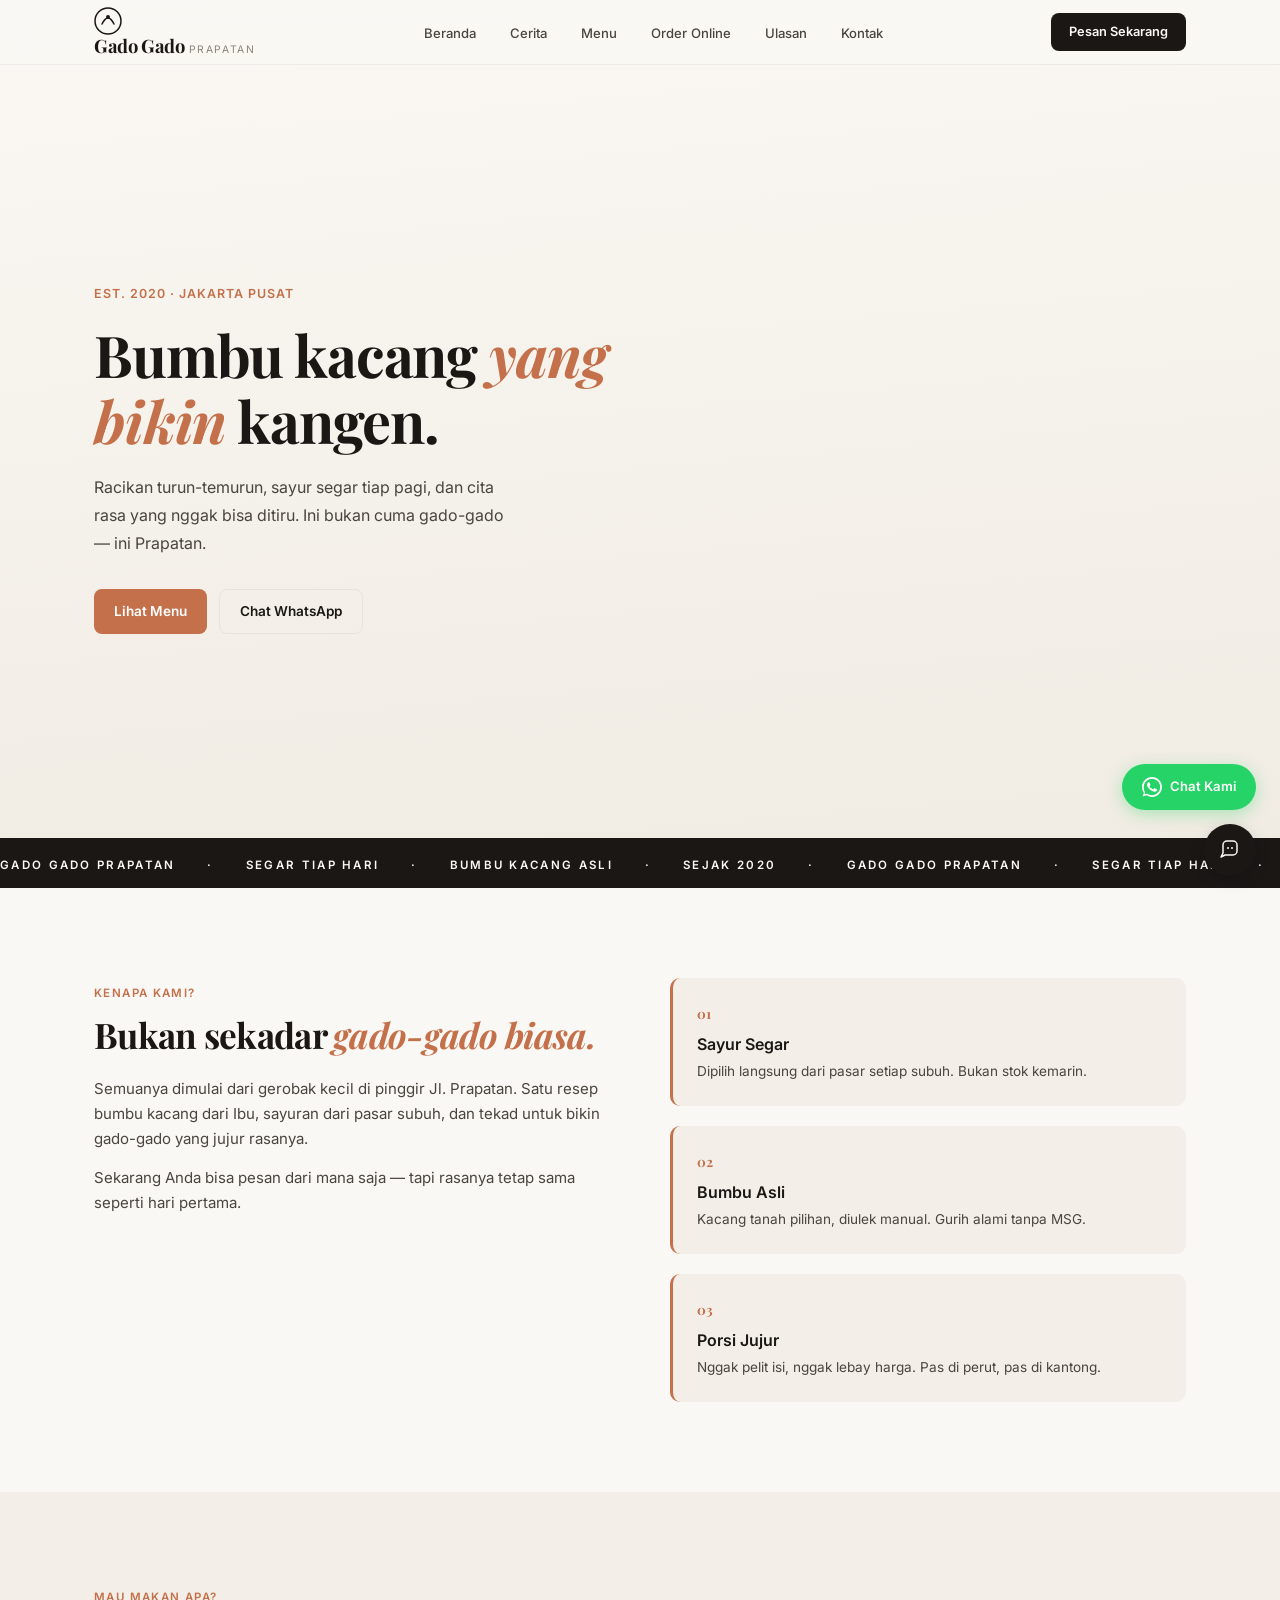
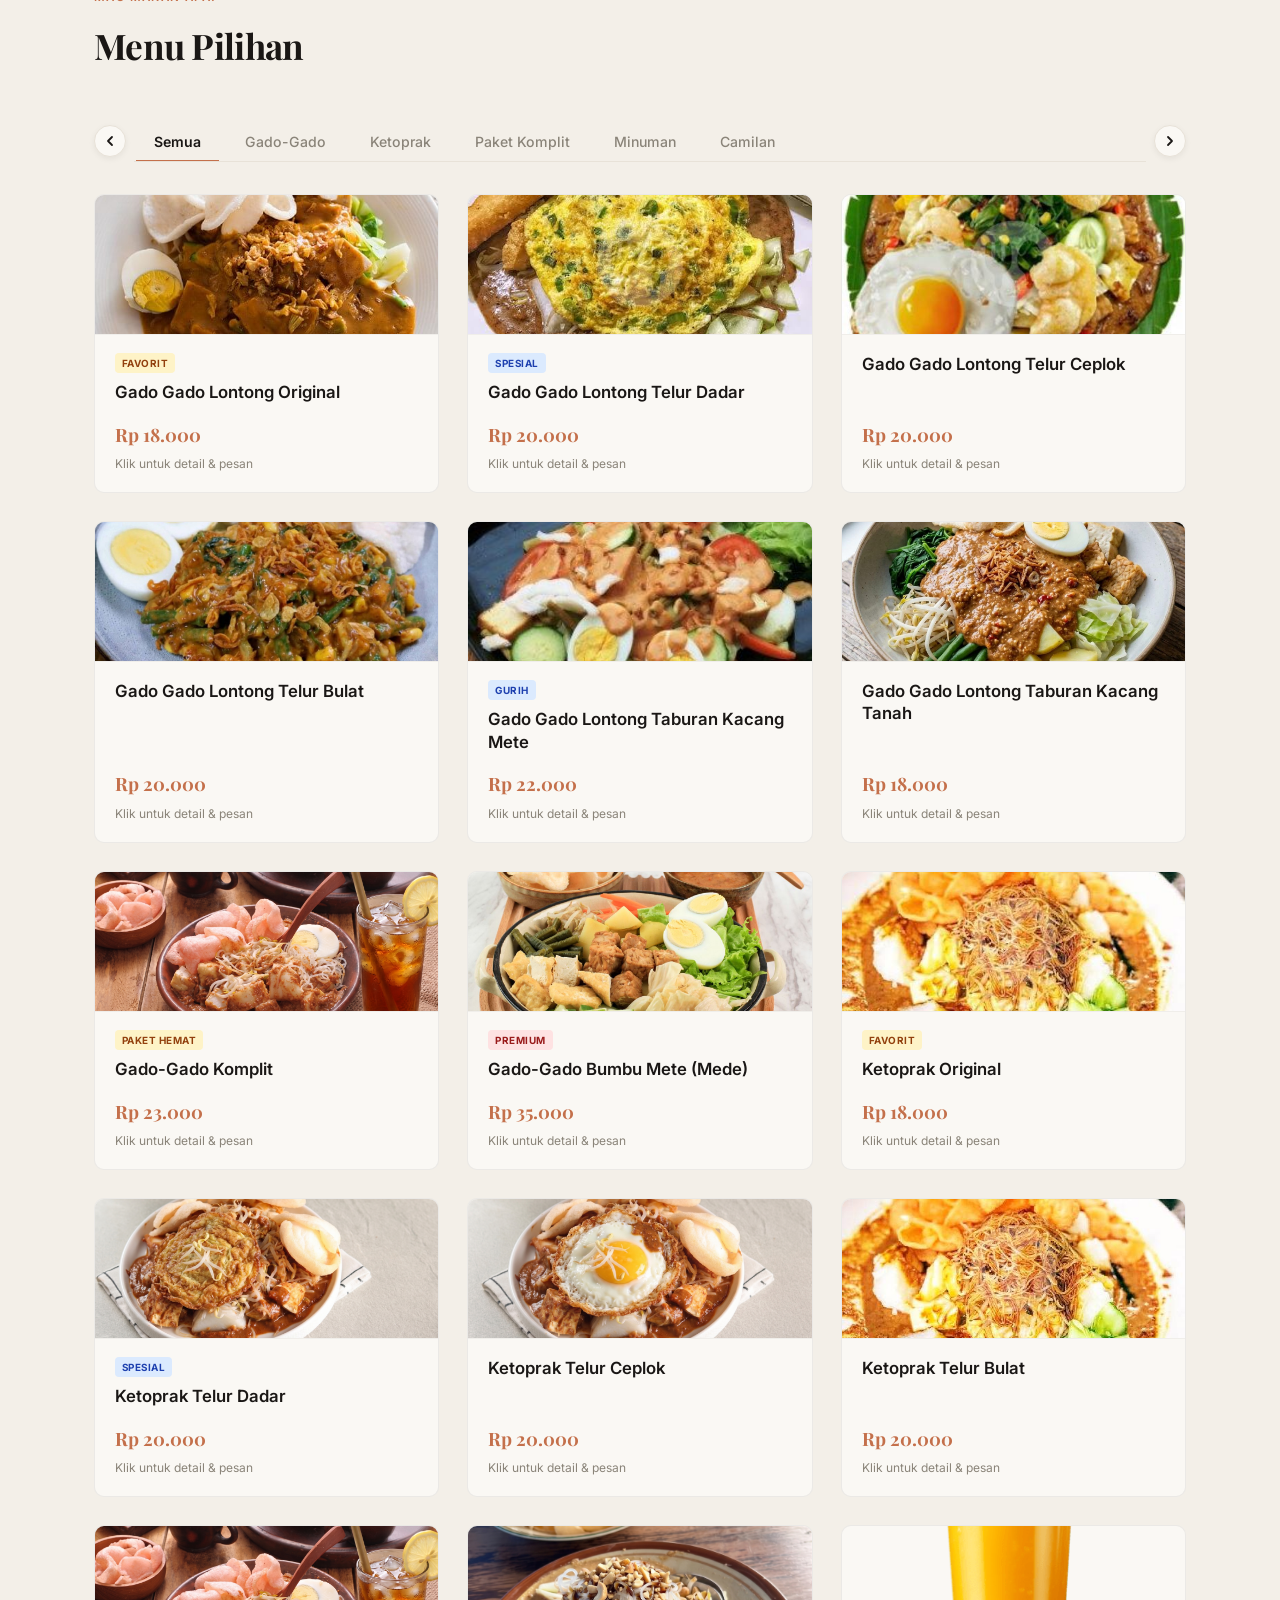
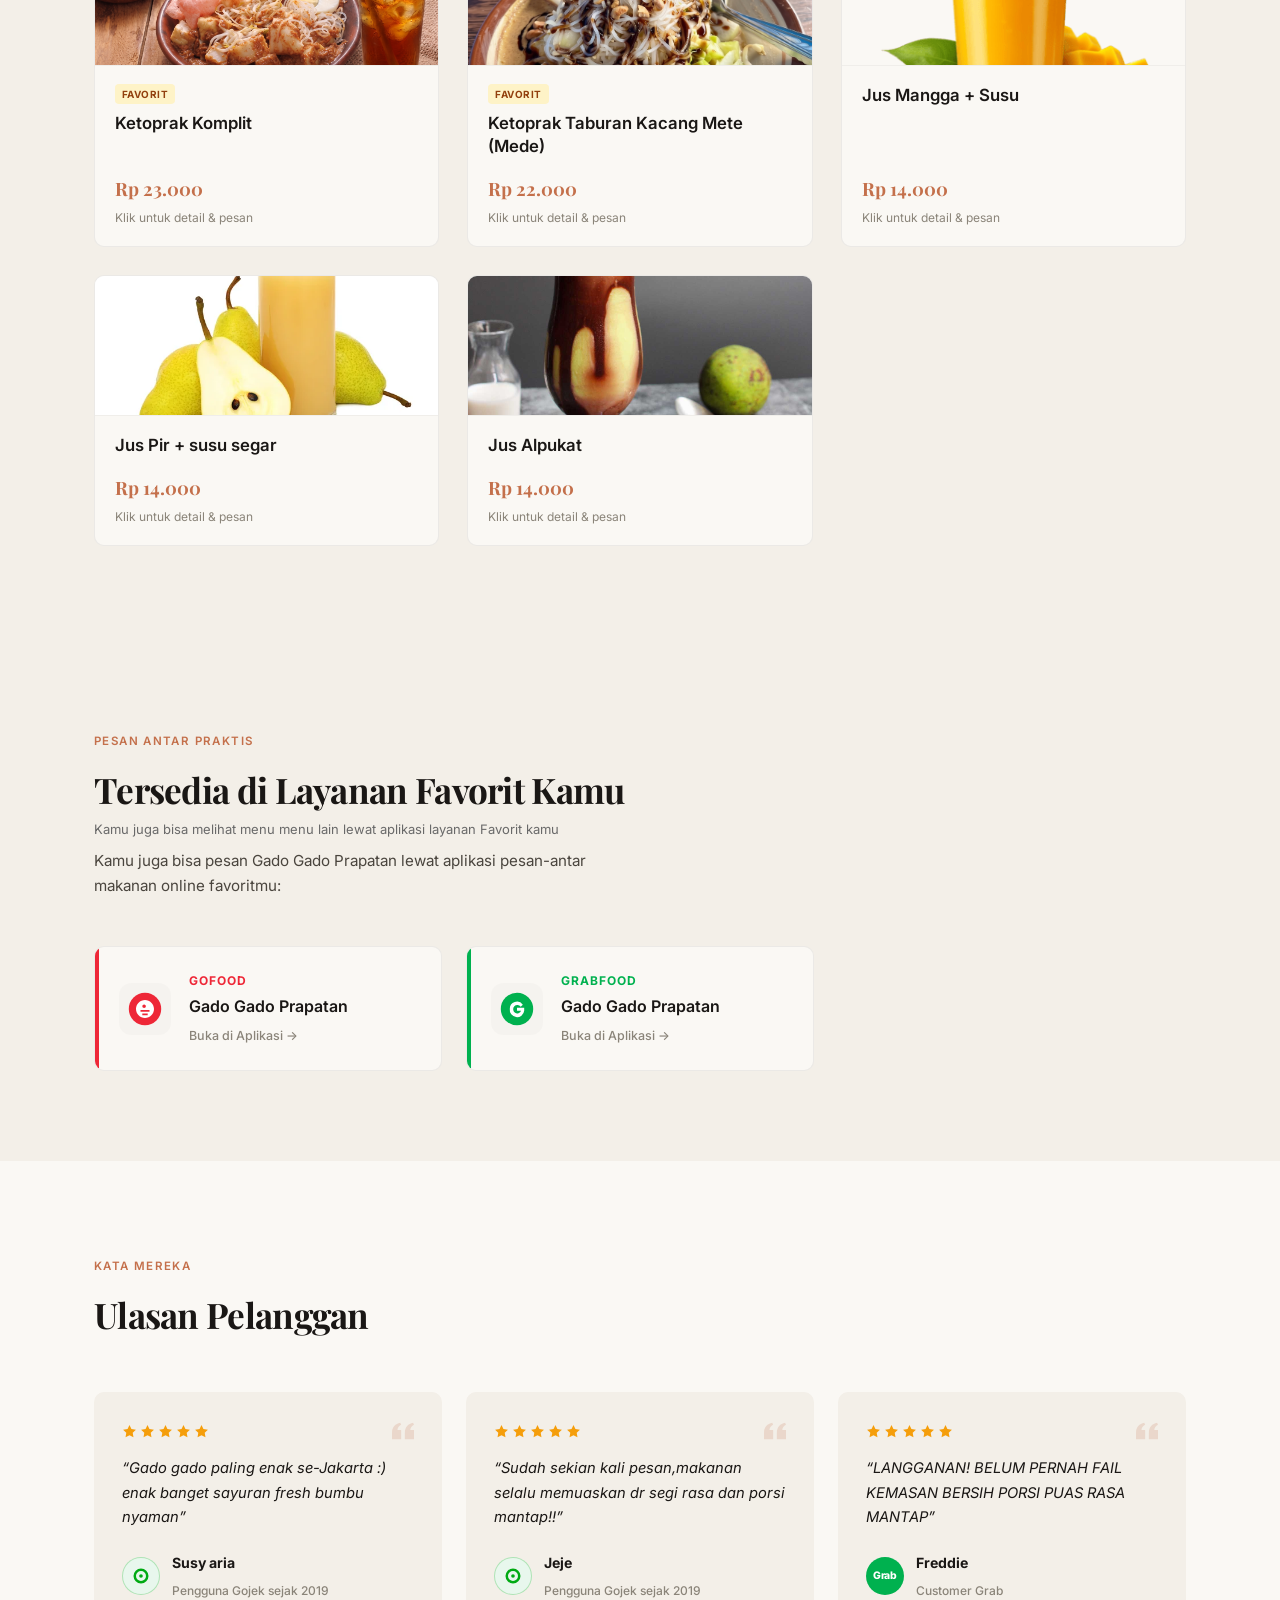
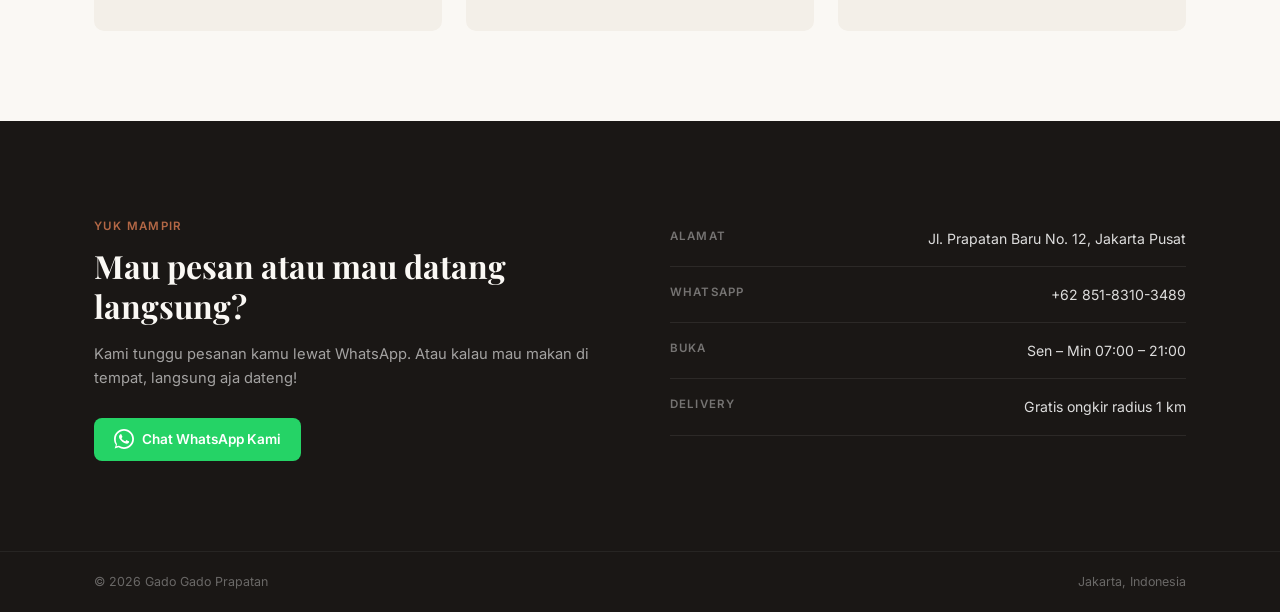
<file: index.html>
<!DOCTYPE html>
<html lang="id">
<head>
    <meta charset="UTF-8">
    <meta name="viewport" content="width=device-width, initial-scale=1.0">

   
    <title>Gado Gado Prapatan Senen | Gado Gado Terdekat Jakarta Pusat</title>

    <meta name="description" content="Cari gado gado terdekat di Jakarta Pusat? Nikmati kelezatan Gado Gado Prapatan Senen. Resep bumbu kacang autentik turun-temurun, sayuran segar tiap hari, dan siap pesan antar via WhatsApp.">
    <meta name="keywords" content="gado gado prapatan, Gado Gado Prapatan, gado gado terdekat, gado gado terdekat dari lokasi, gado gado jakarta pusat, gado gado senen, gado gado enak jakarta pusat, kuliner jakarta pusat, warung gado gado terdekat">
    <meta name="author" content="Gado Gado Prapatan">
    <meta name="robots" content="index, follow">
    <link rel="canonical" href="https://gado-gado-prapatan-senen.vercel.app/">

    <meta name="geo.region" content="ID-JK">
    <meta name="geo.placename" content="Jakarta Pusat">
    <meta name="geo.position" content="-6.18025;106.83575">
    <meta name="ICBM" content="-6.18025, 106.83575">

   
    <meta property="og:type" content="restaurant">
    <meta property="og:title" content="Gado Gado Prapatan Senen - Bumbu Kacang Asli Khas Jakarta Pusat">
    <meta property="og:description" content="Gado gado enak dan segar di Jakarta Pusat. Bumbu kacang racikan asli turun-temurun, pesan antar langsung via WhatsApp.">
    <meta property="og:url" content="https://gado-gado-prapatan-senen.vercel.app/">
    <meta property="og:site_name" content="Gado Gado Prapatan">
    <meta property="og:locale" content="id_ID">


    <script type="application/ld+json">
    {
      "@context": "https://schema.org",
      "@type": "Restaurant",
      "name": "Gado Gado Prapatan",
      "image": "https://gado-gado-prapatan-senen.vercel.app/",
      "url": "https://gado-gado-prapatan-senen.vercel.app/",
      "telephone": "+6285183103489",
      "servesCuisine": "Indonesian",
      "priceRange": "Rp 15.000 - Rp 35.000",
      "address": {
        "@type": "PostalAddress",
        "streetAddress": "Jl. Prapatan Baru No. 12",
        "addressLocality": "Senen",
        "addressRegion": "Jakarta Pusat",
        "postalCode": "10410",
        "addressCountry": "ID"
      },
      "geo": {
        "@type": "GeoCoordinates",
        "latitude": -6.18025,
        "longitude": 106.83575
      },
      "openingHoursSpecification": [
        {
          "@type": "OpeningHoursSpecification",
          "dayOfWeek": ["Monday", "Tuesday", "Wednesday", "Thursday", "Friday", "Saturday", "Sunday"],
          "opens": "07:00",
          "closes": "21:00"
        }
      ]
    }
    </script>

    <link rel="stylesheet" href="style.css">
    <link rel="preconnect" href="https://fonts.googleapis.com">
    <link href="https://fonts.googleapis.com/css2?family=Playfair+Display:ital,wght@0,500;0,700;1,500&family=Inter:wght@300;400;500;600&display=swap" rel="stylesheet">
</head>
<body>

    <!-- Navbar -->
    <nav class="navbar" id="navbar">
        <div class="wrap nav-wrap">
            <a href="#home" class="brand">
                <svg class="brand-logo" width="28" height="28" viewBox="0 0 28 28" fill="none">
                    <circle cx="14" cy="14" r="13" stroke="currentColor" stroke-width="1.5"/>
                    <path d="M8 17c2-4 4-6 6-6s4 2 6 6" stroke="currentColor" stroke-width="1.5" stroke-linecap="round"/>
                    <circle cx="14" cy="10" r="2" fill="currentColor"/>
                </svg>
                <div>
                    <span class="brand-name">Gado Gado</span>
                    <span class="brand-sub">Prapatan</span>
                </div>
            </a>
            <ul class="nav-menu" id="navMenu">
                <li><a href="#home">Beranda</a></li>
                <li><a href="#cerita">Cerita</a></li>
                <li><a href="#menu">Menu</a></li>
                <li><a href="#pesan-online">Order Online</a></li>
                <li><a href="#ulasan">Ulasan</a></li>
                <li><a href="#kontak">Kontak</a></li>
            </ul>
            <a href="https://wa.me/6285183103489" target="_blank" class="nav-cta">Pesan Sekarang</a>
            <button class="burger" id="burger" aria-label="Menu">
                <span></span><span></span>
            </button>
        </div>
    </nav>

    <!-- Hero -->
    <header class="hero" id="home">
        <div class="wrap hero-inner">
            <div class="hero-text">
                <p class="hero-tag">Est. 2020 &middot; Jakarta Pusat</p>
                <h1>Bumbu kacang <em>yang bikin</em> kangen.</h1>
                <p class="hero-p">Racikan turun-temurun, sayur segar tiap pagi, dan cita rasa yang nggak bisa ditiru. Ini bukan cuma gado-gado &mdash; ini Prapatan.</p>
                <div class="hero-btns">
                    <a href="#menu" class="cta">Lihat Menu</a>
                    <a href="https://wa.me/6285183103489?text=Halo%20kak,%20mau%20pesan%20dong!" target="_blank" class="cta cta-ghost">Chat WhatsApp</a>
                </div>
            </div>
            <div class="hero-visual">
                <div class="hero-illust">
                    <svg viewBox="0 0 260 260" fill="none" class="hero-svg">
                        <circle cx="130" cy="130" r="120" fill="#f0ebe2" stroke="#d4c4a8" stroke-width="1.5"/>
                        <ellipse cx="130" cy="150" rx="90" ry="30" fill="#d4c4a8" opacity="0.3"/>
                        <path d="M60 130c10-30 30-50 70-50s60 20 70 50" stroke="#c4704b" stroke-width="2.5" stroke-linecap="round"/>
                        <circle cx="95" cy="115" r="8" fill="#5c6b4f" opacity="0.7"/>
                        <circle cx="135" cy="105" r="6" fill="#c4704b" opacity="0.6"/>
                        <circle cx="160" cy="118" r="7" fill="#8b6f47" opacity="0.6"/>
                        <circle cx="115" cy="100" r="5" fill="#d4a373" opacity="0.7"/>
                        <rect x="80" y="135" width="100" height="3" rx="1.5" fill="#c4704b" opacity="0.3"/>
                    </svg>
                </div>
            </div>
        </div>
        <div class="hero-strip">
            <div class="strip-scroll">
                <span>GADO GADO PRAPATAN</span>
                <span>&middot;</span>
                <span>SEGAR TIAP HARI</span>
                <span>&middot;</span>
                <span>BUMBU KACANG ASLI</span>
                <span>&middot;</span>
                <span>SEJAK 2020</span>
                <span>&middot;</span>
                <span>GADO GADO PRAPATAN</span>
                <span>&middot;</span>
                <span>SEGAR TIAP HARI</span>
                <span>&middot;</span>
                <span>BUMBU KACANG ASLI</span>
                <span>&middot;</span>
                <span>SEJAK 2020</span>
                <span>&middot;</span>
            </div>
        </div>
    </header>

    <!-- Cerita -->
    <section class="sec" id="cerita">
        <div class="wrap">
            <div class="cerita-layout">
                <div class="cerita-left">
                    <span class="label">Kenapa Kami?</span>
                    <h2>Bukan sekadar <em>gado-gado biasa.</em></h2>
                    <p>Semuanya dimulai dari gerobak kecil di pinggir Jl. Prapatan. Satu resep bumbu kacang dari Ibu, sayuran dari pasar subuh, dan tekad untuk bikin gado-gado yang jujur rasanya.</p>
                    <p>Sekarang Anda bisa pesan dari mana saja &mdash; tapi rasanya tetap sama seperti hari pertama.</p>
                </div>
                <div class="cerita-right">
                    <div class="cerita-card">
                        <span class="cerita-num">01</span>
                        <h3>Sayur Segar</h3>
                        <p>Dipilih langsung dari pasar setiap subuh. Bukan stok kemarin.</p>
                    </div>
                    <div class="cerita-card">
                        <span class="cerita-num">02</span>
                        <h3>Bumbu Asli</h3>
                        <p>Kacang tanah pilihan, diulek manual. Gurih alami tanpa MSG.</p>
                    </div>
                    <div class="cerita-card">
                        <span class="cerita-num">03</span>
                        <h3>Porsi Jujur</h3>
                        <p>Nggak pelit isi, nggak lebay harga. Pas di perut, pas di kantong.</p>
                    </div>
                </div>
            </div>
        </div>
    </section>

    <!-- Menu -->
    <section class="sec sec-warm" id="menu">
        <div class="wrap">
            <div class="sec-head">
                <span class="label">Mau Makan Apa?</span>
                <h2>Menu Pilihan</h2>
            </div>

            <div class="tab-roll-container">
                <button class="tab-roll-btn tab-roll-left" id="tabRollLeft" aria-label="Scroll Kiri">
                    <svg width="16" height="16" viewBox="0 0 16 16" fill="none"><path d="M10 12L6 8L10 4" stroke="currentColor" stroke-width="1.8" stroke-linecap="round" stroke-linejoin="round"/></svg>
                </button>
                <div class="tab-bar" id="tabBar">
                    <button class="tab active" data-filter="semua">Semua</button>
                    <button class="tab" data-filter="gado-gado">Gado-Gado</button>
                    <button class="tab" data-filter="ketoprak">Ketoprak</button>
                    <button class="tab" data-filter="paket">Paket Komplit</button>
                    <button class="tab" data-filter="minuman">Minuman</button>
                    <button class="tab" data-filter="camilan">Camilan</button>
                </div>
                <button class="tab-roll-btn tab-roll-right" id="tabRollRight" aria-label="Scroll Kanan">
                    <svg width="16" height="16" viewBox="0 0 16 16" fill="none"><path d="M6 4L10 8L6 12" stroke="currentColor" stroke-width="1.8" stroke-linecap="round" stroke-linejoin="round"/></svg>
                </button>
            </div>

            <div class="menu-grid" id="menuGrid">

                <!-- 1: Gado gado lontong original -->
                <div class="mc" data-cat="gado-gado"
                     data-name="Gado Gado Lontong Original" data-price="18000"
                     data-desc="Gado gado lontong original dengan sayuran segar serta telur separuh."
                     data-info="Porsi pas &middot; Telur separuh (setengah) &middot; Bumbu kacang khas">
                    <div class="mc-img">
                        <img src="image/gadogado-telur separuh.jpg" alt="Gado Gado Lontong Original" loading="lazy">
                    </div>
                    <div class="mc-body">
                        <span class="mc-tag tag-best">Favorit</span>
                        <h3>Gado Gado Lontong Original</h3>
                        <p class="mc-price">Rp 18.000</p>
                        <span class="mc-hint">Klik untuk detail &amp; pesan</span>
                    </div>
                </div>

                <!-- 2: Gado gado lontong telur dadar -->
                <div class="mc" data-cat="gado-gado"
                     data-name="Gado Gado Lontong Telur Dadar" data-price="20000"
                     data-desc="Gado gado lontong original dengan sayuran segar serta telur dadar gurih yang renyah di pinggirnya."
                     data-info="Telur dadar gurih &middot; Sayuran segar pilihan &middot; Lontong pulen">
                    <div class="mc-img">
                        <img src="image/telur dadar.jpeg" alt="Gado Gado Lontong Telur Dadar" loading="lazy">
                    </div>
                    <div class="mc-body">
                        <span class="mc-tag tag-new">Spesial</span>
                        <h3>Gado Gado Lontong Telur Dadar</h3>
                        <p class="mc-price">Rp 20.000</p>
                        <span class="mc-hint">Klik untuk detail &amp; pesan</span>
                    </div>
                </div>

                <!-- 3: Gado gado lontong telur ceplok -->
                <div class="mc" data-cat="gado-gado"
                     data-name="Gado Gado Lontong Telur Ceplok" data-price="20000"
                     data-desc="Gado gado lontong original dengan sayuran segar serta telur ceplok (mata sapi) hangat."
                     data-info="Telur ceplok hangat &middot; Bumbu kacang melimpah &middot; Kerupuk gurih">
                    <div class="mc-img">
                        <img src="image/ceplok1.jpeg" alt="Gado Gado Lontong Telur Ceplok" loading="lazy">
                    </div>
                    <div class="mc-body">
                        <h3>Gado Gado Lontong Telur Ceplok</h3>
                        <p class="mc-price">Rp 20.000</p>
                        <span class="mc-hint">Klik untuk detail &amp; pesan</span>
                    </div>
                </div>

                <!-- 4: Gado Gado Lontong Telur Bulat -->
                <div class="mc" data-cat="gado-gado"
                     data-name="Gado Gado Lontong Telur Bulat" data-price="20000"
                     data-desc="Gado Gado Lontong Original dengan sayuran segar beserta Telur Bulat (Utuh)."
                     data-info="1 butir telur utuh &middot; Sayuran segar harian &middot; Porsi kenyang">
                    <div class="mc-img">
                        <img src="image/bulat.jpg" alt="Gado Gado Lontong Telur Bulat" loading="lazy">
                    </div>
                    <div class="mc-body">
                        <h3>Gado Gado Lontong Telur Bulat</h3>
                        <p class="mc-price">Rp 20.000</p>
                        <span class="mc-hint">Klik untuk detail &amp; pesan</span>
                    </div>
                </div>

                <!-- 5: Gado Gado Lontong Taburan Kacang Mete -->
                <div class="mc" data-cat="gado-gado"
                     data-name="Gado Gado Lontong Taburan Kacang Mete" data-price="22000"
                     data-desc="Gado gado lontong dengan sayuran segar beserta Taburan Kacang Mete + Telur Setengah."
                     data-info="Ekstra taburan mete &middot; Telur setengah &middot; Gurih &amp; renyah">
                    <div class="mc-img">
                        <img src="image/mete.jpg" alt="Gado Gado Lontong Taburan Kacang Mete" loading="lazy">
                    </div>
                    <div class="mc-body">
                        <span class="mc-tag tag-new">Gurih</span>
                        <h3>Gado Gado Lontong Taburan Kacang Mete</h3>
                        <p class="mc-price">Rp 22.000</p>
                        <span class="mc-hint">Klik untuk detail &amp; pesan</span>
                    </div>
                </div>

                <!-- 6: Gado Gado Lontong Taburan Kacang Tanah -->
                <div class="mc" data-cat="gado-gado"
                     data-name="Gado Gado Lontong Taburan Kacang Tanah" data-price="18000"
                     data-desc="Gado Gado Lontong Original dengan sayuran segar beserta Taburan Kacang Tanah + Telur Setengah."
                     data-info="Taburan kacang tanah sangrai &middot; Telur setengah &middot; Autentik">
                    <div class="mc-img">
                        <img src="image/tanah.jpg" alt="Gado Gado Lontong Taburan Kacang Tanah" loading="lazy">
                    </div>
                    <div class="mc-body">
                        <h3>Gado Gado Lontong Taburan Kacang Tanah</h3>
                        <p class="mc-price">Rp 18.000</p>
                        <span class="mc-hint">Klik untuk detail &amp; pesan</span>
                    </div>
                </div>

                <!-- 7: Gado-Gado Komplit -->
                <div class="mc" data-cat="paket"
                     data-name="Gado-Gado Komplit" data-price="23000"
                     data-desc="Paket Lengkap! Gado Gado Lontong + Telur Separuh (Setengah) + Es Teh Manis."
                     data-info="Paket hemat lengkap &middot; Termasuk Es Teh Manis &middot; Siap santap">
                    <div class="mc-img">
                        <img src="image/ketoprak/komplit.png" alt="Gado-Gado Komplit" loading="lazy">
                    </div>
                    <div class="mc-body">
                        <span class="mc-tag tag-best">Paket Hemat</span>
                        <h3>Gado-Gado Komplit</h3>
                        <p class="mc-price">Rp 23.000</p>
                        <span class="mc-hint">Klik untuk detail &amp; pesan</span>
                    </div>
                </div>

                <!-- 8: Gado-Gado Bumbu Mete (Mede) -->
                <div class="mc" data-cat="gado-gado"
                     data-name="Gado-Gado Bumbu Mete (Mede)" data-price="35000"
                     data-desc="Gado Gado Sayuran lengkap dengan racikan Bumbu Mede istimewa yang gurih creamy + Telur Separuh (Setengah)."
                     data-info="Premium bumbu mete asli &middot; Rasa gurih khas &middot; Telur separuh">
                    <div class="mc-img">
                        <img src="image/gado-gado.jpg" alt="Gado-Gado Bumbu Mete (Mede)" loading="lazy">
                    </div>
                    <div class="mc-body">
                        <span class="mc-tag tag-hot">Premium</span>
                        <h3>Gado-Gado Bumbu Mete (Mede)</h3>
                        <p class="mc-price">Rp 35.000</p>
                        <span class="mc-hint">Klik untuk detail &amp; pesan</span>
                    </div>
                </div>

                <!-- 9: Ketoprak Original -->
                <div class="mc" data-cat="ketoprak"
                     data-name="Ketoprak Original" data-price="18000"
                     data-desc="Ketoprak dengan sayuran lengkap + Telur Separuh (Setengah)."
                     data-info="Sayuran lengkap &middot; Bihun &amp; tahu &middot; Telur separuh">
                    <div class="mc-img">
                        <img src="image/ketoprak/ori.jpg" alt="Ketoprak Original" loading="lazy">
                    </div>
                    <div class="mc-body">
                        <span class="mc-tag tag-best">Favorit</span>
                        <h3>Ketoprak Original</h3>
                        <p class="mc-price">Rp 18.000</p>
                        <span class="mc-hint">Klik untuk detail &amp; pesan</span>
                    </div>
                </div>

                <!-- 10: Ketoprak Telur Dadar -->
                <div class="mc" data-cat="ketoprak"
                     data-name="Ketoprak Telur Dadar" data-price="20000"
                     data-desc="Ketoprak dengan sayuran lengkap + Telur Dadar."
                     data-info="Telur dadar gurih &middot; Sayuran lengkap &middot; Kerupuk melimpah">
                    <div class="mc-img">
                        <img src="image/ketoprak/dadar.png" alt="Ketoprak Telur Dadar" loading="lazy">
                    </div>
                    <div class="mc-body">
                        <span class="mc-tag tag-new">Spesial</span>
                        <h3>Ketoprak Telur Dadar</h3>
                        <p class="mc-price">Rp 20.000</p>
                        <span class="mc-hint">Klik untuk detail &amp; pesan</span>
                    </div>
                </div>

                <!-- 11: Ketoprak Telur Ceplok -->
                <div class="mc" data-cat="ketoprak"
                     data-name="Ketoprak Telur Ceplok" data-price="20000"
                     data-desc="Ketoprak dengan sayuran lengkap + Telur Ceplok."
                     data-info="Telur ceplok hangat &middot; Bumbu kacang gurih &middot; Sayuran segar">
                    <div class="mc-img">
                        <img src="image/ketoprak/ceplok.png" alt="Ketoprak Telur Ceplok" loading="lazy">
                    </div>
                    <div class="mc-body">
                        <h3>Ketoprak Telur Ceplok</h3>
                        <p class="mc-price">Rp 20.000</p>
                        <span class="mc-hint">Klik untuk detail &amp; pesan</span>
                    </div>
                </div>

                <!-- 12: Ketoprak Telur Bulat -->
                <div class="mc" data-cat="ketoprak"
                     data-name="Ketoprak Telur Bulat" data-price="20000"
                     data-desc="Ketoprak dengan sayuran lengkap + Telur Bulat (Utuh)."
                     data-info="1 butir telur utuh &middot; Porsi kenyang &middot; Bumbu kacang mantap">
                    <div class="mc-img">
                        <img src="image/ketoprak/bulat.jpeg" alt="Ketoprak Telur Bulat" loading="lazy">
                    </div>
                    <div class="mc-body">
                        <h3>Ketoprak Telur Bulat</h3>
                        <p class="mc-price">Rp 20.000</p>
                        <span class="mc-hint">Klik untuk detail &amp; pesan</span>
                    </div>
                </div>

                <!-- 13: Ketoprak Komplit -->
                <div class="mc" data-cat="ketoprak paket"
                     data-name="Ketoprak Komplit" data-price="23000"
                     data-desc="Ketoprak dengan sayuran lengkap + Telur Separuh (Setengah) + Es Teh Manis."
                     data-info="Paket lengkap &middot; Termasuk Es Teh Manis &middot; Telur separuh">
                    <div class="mc-img">
                        <img src="image/ketoprak/komplit.png" alt="Ketoprak Komplit" loading="lazy">
                    </div>
                    <div class="mc-body">
                        <span class="mc-tag tag-best">Favorit</span>
                        <h3>Ketoprak Komplit</h3>
                        <p class="mc-price">Rp 23.000</p>
                        <span class="mc-hint">Klik untuk detail &amp; pesan</span>
                    </div>
                </div>

                <!-- 14: Ketoprak Taburan Kacang Mete (Mede) -->
                <div class="mc" data-cat="ketoprak"
                     data-name="Ketoprak Taburan Kacang Mete (Mede)" data-price="22000"
                     data-desc="Ketoprak dengan sayuran lengkap + Telur Setengah + Taburan Kacang Mete (Mede)."
                     data-info="Taburan kacang mete asli &middot; Telur setengah &middot; Gurih renyah">
                    <div class="mc-img">
                        <img src="image/ketoprak/mete.png" alt="Ketoprak Taburan Kacang Mete (Mede)" loading="lazy">
                    </div>
                    <div class="mc-body">
                        <span class="mc-tag tag-best">Favorit</span>
                        <h3>Ketoprak Taburan Kacang Mete (Mede)</h3>
                        <p class="mc-price">Rp 22.000</p>
                        <span class="mc-hint">Klik untuk detail &amp; pesan</span>
                    </div>
                </div>

                <!-- Minuman: Es Teh Manis -->
                <div class="mc" data-cat="minuman"
                     data-name="Jus Mangga " data-price="14000"
                     data-desc="Jus Buah Mangga asli tanpa sirup buatan. manis dan lezat cocok untuk menemani makan kalian"
                     data-info="Mangga manis dengan campuran susu kental manis ">
                    <div class="mc-img">
                        <img src="/image/jus/mangga.jpg" alt="Jus Mangga " loading="lazy">
                    </div>
                    <div class="mc-body">
                        <h3>Jus Mangga  + Susu </h3>
                        <p class="mc-price">Rp 14.000</p>
                        <span class="mc-hint">Klik untuk detail &amp; pesan</span>
                    </div>
                </div>
                <!---Jus pir -->
                <div class="mc" data-cat="minuman"
                     data-name="Jus Pir  " data-price="14000"
                     data-desc="Jus pir dengan campuran susu yang menghasilkan kesegaran untuk kalian "
                     data-info="Pir manis dengan campuran susu kental manis ">
                    <div class="mc-img">
                        <img src="/image/jus/pirsusu.jpg" alt="Jus Mangga " loading="lazy">
                    </div>
                    <div class="mc-body">
                        <h3>Jus Pir + susu segar  </h3>
                        <p class="mc-price">Rp 14.000</p>
                        <span class="mc-hint">Klik untuk detail &amp; pesan</span>
                    </div>
                </div>
                <!---jus Alpukat -->
                <div class="mc" data-cat="minuman"
                     data-name="Jus Alpukat  " data-price="14000"
                     data-desc="Jus Alpukat  dengan campuran susu yang menghasilkan kesegaran untuk kalian "
                     data-info="Alpukat manis dengan campuran susu kental manis ">
                    <div class="mc-img">
                        <img src="/image/jus/alpukat.jpg" alt="Jus Alpukat  " loading="lazy">
                    </div>
                    <div class="mc-body">
                        <h3>Jus Alpukat </h3>
                        <p class="mc-price">Rp 14.000</p>
                        <span class="mc-hint">Klik untuk detail &amp; pesan</span>
                    </div>
                </div>

            </div>
        </div>
    </section>

    <!-- Product Detail Floating Modal -->
    <div class="pd-overlay" id="pdOverlay">
        <div class="pd-modal" id="pdModal">
            <button class="pd-close" id="pdClose" aria-label="Tutup">
                <svg width="18" height="18" viewBox="0 0 18 18"><line x1="4" y1="4" x2="14" y2="14" stroke="currentColor" stroke-width="1.5" stroke-linecap="round"/><line x1="14" y1="4" x2="4" y2="14" stroke="currentColor" stroke-width="1.5" stroke-linecap="round"/></svg>
            </button>
            <div class="pd-icon" id="pdIcon"></div>
            <div class="pd-content">
                <span class="pd-tag" id="pdTag"></span>
                <h2 id="pdName"></h2>
                <p class="pd-price" id="pdPrice"></p>
                <div class="pd-divider"></div>
                <p class="pd-desc" id="pdDesc"></p>
                <div class="pd-info" id="pdInfo"></div>
                <div class="pd-actions">
                    <div class="pd-qty">
                        <button class="pd-qty-btn" id="pdMinus" aria-label="Kurangi">
                            <svg width="14" height="14" viewBox="0 0 14 14"><line x1="3" y1="7" x2="11" y2="7" stroke="currentColor" stroke-width="1.5" stroke-linecap="round"/></svg>
                        </button>
                        <span id="pdQtyNum">1</span>
                        <button class="pd-qty-btn" id="pdPlus" aria-label="Tambah">
                            <svg width="14" height="14" viewBox="0 0 14 14"><line x1="3" y1="7" x2="11" y2="7" stroke="currentColor" stroke-width="1.5" stroke-linecap="round"/><line x1="7" y1="3" x2="7" y2="11" stroke="currentColor" stroke-width="1.5" stroke-linecap="round"/></svg>
                        </button>
                    </div>
                    <button class="pd-add-btn" id="pdAddBtn">Tambah ke Pesanan</button>
                </div>
            </div>
        </div>
    </div>

    <!-- Order Online / Delivery Platforms -->
    <section class="sec sec-warm" id="pesan-online" style="align-items: center;">
        <div class="wrap">
            <div class="sec-head">
                <span class="label">Pesan Antar Praktis</span>
                <h2>Tersedia di Layanan Favorit Kamu</h2>
                <p style="color: dimgray; font-size: small;">Kamu juga bisa melihat menu menu lain lewat aplikasi layanan Favorit kamu </p>
                <p class="sec-sub">Kamu juga bisa pesan Gado Gado Prapatan lewat aplikasi pesan-antar makanan online favoritmu:</p>
            </div>
            <div class="delivery-grid" style="align-items: center;">
                <!-- GoFood -->
                <a href="https://gofood.co.id/jakarta/restaurant/gado-gado-prapatan-ketoprak-senen-94f191aa-f002-4a90-b7f6-57f20818fdff" target="_blank" class="delivery-card delivery-gofood" rel="noopener">
                    <div class="delivery-icon-wrap">
                        <svg viewBox="0 0 40 40" width="36" height="36" fill="none">
                            <circle cx="20" cy="20" r="18" fill="#EE2737"/>
                            <path d="M20 10c-5.5 0-10 4.5-10 10s4.5 10 10 10 10-4.5 10-10-4.5-10-10-10zm-1 5a2 2 0 110 4 2 2 0 010-4zm-4 6h10v2H15v-2zm2 4h6v2h-6v-2z" fill="#fff"/>
                        </svg>
                    </div>
                    <div class="delivery-info">
                        <span class="delivery-platform">GoFood</span>
                        <h3>Gado Gado Prapatan</h3>
                        <span class="delivery-status">Buka di Aplikasi &rarr;</span>
                    </div>
                </a>

                <!-- GrabFood -->
                <a href="https://food.grab.com/id/id/restaurant/gado-gado-prapatan-senen-delivery/6-C2V2A7LUA7UUEE" target="_blank" class="delivery-card delivery-grabfood" rel="noopener">
                    <div class="delivery-icon-wrap">
                        <svg viewBox="0 0 40 40" width="36" height="36" fill="none">
                            <circle cx="20" cy="20" r="18" fill="#00B14F"/>
                            <path d="M12 20a8 8 0 0114.5-4.8l-2.4 2.4A4.6 4.6 0 1024.6 22h-4.6v-3.4h8v3.4a8 8 0 01-16-2z" fill="#fff"/>
                        </svg>
                    </div>
                    <div class="delivery-info">
                        <span class="delivery-platform">GrabFood</span>
                        <h3>Gado Gado Prapatan</h3>
                        <span class="delivery-status">Buka di Aplikasi &rarr;</span>
                    </div>
                </a>
               
            </div>
        </div>
    </section>

    <!-- Ulasan -->
    <section class="sec" id="ulasan">
        <div class="wrap">
            <div class="sec-head">
                <span class="label">Kata Mereka</span>
                <h2>Ulasan Pelanggan</h2>
            </div>
            <div class="review-track">
                <!-- Review 1: Susy aria (Gojek) -->
                <div class="review-card">
                    <div class="rc-top">
                        <div class="rc-stars">
                            <svg width="15" height="15" viewBox="0 0 14 14" fill="#F59E0B"><path d="M7 1l1.8 3.6L13 5.3l-3 2.9.7 4.1L7 10.4 3.3 12.3l.7-4.1-3-2.9 4.2-.7z"/></svg>
                            <svg width="15" height="15" viewBox="0 0 14 14" fill="#F59E0B"><path d="M7 1l1.8 3.6L13 5.3l-3 2.9.7 4.1L7 10.4 3.3 12.3l.7-4.1-3-2.9 4.2-.7z"/></svg>
                            <svg width="15" height="15" viewBox="0 0 14 14" fill="#F59E0B"><path d="M7 1l1.8 3.6L13 5.3l-3 2.9.7 4.1L7 10.4 3.3 12.3l.7-4.1-3-2.9 4.2-.7z"/></svg>
                            <svg width="15" height="15" viewBox="0 0 14 14" fill="#F59E0B"><path d="M7 1l1.8 3.6L13 5.3l-3 2.9.7 4.1L7 10.4 3.3 12.3l.7-4.1-3-2.9 4.2-.7z"/></svg>
                            <svg width="15" height="15" viewBox="0 0 14 14" fill="#F59E0B"><path d="M7 1l1.8 3.6L13 5.3l-3 2.9.7 4.1L7 10.4 3.3 12.3l.7-4.1-3-2.9 4.2-.7z"/></svg>
                        </div>
                        <svg class="rc-quote-mark" width="22" height="22" viewBox="0 0 24 24" fill="currentColor">
                            <path d="M14.017 21v-7.391c0-5.704 3.731-9.57 8.983-10.609l.995 2.151c-2.432.917-3.995 3.638-3.995 5.849h4v10h-9.983zm-14.017 0v-7.391c0-5.704 3.748-9.57 9-10.609l.996 2.151c-2.433.917-3.996 3.638-3.996 5.849h3.983v10h-9.983z"/>
                        </svg>
                    </div>
                    <blockquote>&ldquo;Gado gado paling enak se-Jakarta :) enak banget sayuran fresh bumbu nyaman&rdquo;</blockquote>
                    <div class="rc-who">
                        <div class="rc-av rc-av-gojek" title="Pengguna Gojek">
                            <svg viewBox="0 0 24 24" width="20" height="20" fill="none">
                                <circle cx="12" cy="12" r="7.5" stroke="#00AA13" stroke-width="3"/>
                                <circle cx="12" cy="12" r="2.2" fill="#00AA13"/>
                            </svg>
                        </div>
                        <div>
                            <strong>Susy aria</strong><br>
                            <small>Pengguna Gojek sejak 2019</small>
                        </div>
                    </div>
                </div>

                <!-- Review 2: Jeje (Gojek) -->
                <div class="review-card">
                    <div class="rc-top">
                        <div class="rc-stars">
                            <svg width="15" height="15" viewBox="0 0 14 14" fill="#F59E0B"><path d="M7 1l1.8 3.6L13 5.3l-3 2.9.7 4.1L7 10.4 3.3 12.3l.7-4.1-3-2.9 4.2-.7z"/></svg>
                            <svg width="15" height="15" viewBox="0 0 14 14" fill="#F59E0B"><path d="M7 1l1.8 3.6L13 5.3l-3 2.9.7 4.1L7 10.4 3.3 12.3l.7-4.1-3-2.9 4.2-.7z"/></svg>
                            <svg width="15" height="15" viewBox="0 0 14 14" fill="#F59E0B"><path d="M7 1l1.8 3.6L13 5.3l-3 2.9.7 4.1L7 10.4 3.3 12.3l.7-4.1-3-2.9 4.2-.7z"/></svg>
                            <svg width="15" height="15" viewBox="0 0 14 14" fill="#F59E0B"><path d="M7 1l1.8 3.6L13 5.3l-3 2.9.7 4.1L7 10.4 3.3 12.3l.7-4.1-3-2.9 4.2-.7z"/></svg>
                            <svg width="15" height="15" viewBox="0 0 14 14" fill="#F59E0B"><path d="M7 1l1.8 3.6L13 5.3l-3 2.9.7 4.1L7 10.4 3.3 12.3l.7-4.1-3-2.9 4.2-.7z"/></svg>
                        </div>
                        <svg class="rc-quote-mark" width="22" height="22" viewBox="0 0 24 24" fill="currentColor">
                            <path d="M14.017 21v-7.391c0-5.704 3.731-9.57 8.983-10.609l.995 2.151c-2.432.917-3.995 3.638-3.995 5.849h4v10h-9.983zm-14.017 0v-7.391c0-5.704 3.748-9.57 9-10.609l.996 2.151c-2.433.917-3.996 3.638-3.996 5.849h3.983v10h-9.983z"/>
                        </svg>
                    </div>
                    <blockquote>&ldquo;Sudah sekian kali pesan,makanan selalu memuaskan dr segi rasa dan porsi mantap!!&rdquo;</blockquote>
                    <div class="rc-who">
                        <div class="rc-av rc-av-gojek" title="Pengguna Gojek">
                            <svg viewBox="0 0 24 24" width="20" height="20" fill="none">
                                <circle cx="12" cy="12" r="7.5" stroke="#00AA13" stroke-width="3"/>
                                <circle cx="12" cy="12" r="2.2" fill="#00AA13"/>
                            </svg>
                        </div>
                        <div>
                            <strong>Jeje</strong><br>
                            <small>Pengguna Gojek sejak 2019</small>
                        </div>
                    </div>
                </div>

                <!-- Review 3: Freddie (Grab) -->
                <div class="review-card">
                    <div class="rc-top">
                        <div class="rc-stars">
                            <svg width="15" height="15" viewBox="0 0 14 14" fill="#F59E0B"><path d="M7 1l1.8 3.6L13 5.3l-3 2.9.7 4.1L7 10.4 3.3 12.3l.7-4.1-3-2.9 4.2-.7z"/></svg>
                            <svg width="15" height="15" viewBox="0 0 14 14" fill="#F59E0B"><path d="M7 1l1.8 3.6L13 5.3l-3 2.9.7 4.1L7 10.4 3.3 12.3l.7-4.1-3-2.9 4.2-.7z"/></svg>
                            <svg width="15" height="15" viewBox="0 0 14 14" fill="#F59E0B"><path d="M7 1l1.8 3.6L13 5.3l-3 2.9.7 4.1L7 10.4 3.3 12.3l.7-4.1-3-2.9 4.2-.7z"/></svg>
                            <svg width="15" height="15" viewBox="0 0 14 14" fill="#F59E0B"><path d="M7 1l1.8 3.6L13 5.3l-3 2.9.7 4.1L7 10.4 3.3 12.3l.7-4.1-3-2.9 4.2-.7z"/></svg>
                            <svg width="15" height="15" viewBox="0 0 14 14" fill="#F59E0B"><path d="M7 1l1.8 3.6L13 5.3l-3 2.9.7 4.1L7 10.4 3.3 12.3l.7-4.1-3-2.9 4.2-.7z"/></svg>
                        </div>
                        <svg class="rc-quote-mark" width="22" height="22" viewBox="0 0 24 24" fill="currentColor">
                            <path d="M14.017 21v-7.391c0-5.704 3.731-9.57 8.983-10.609l.995 2.151c-2.432.917-3.995 3.638-3.995 5.849h4v10h-9.983zm-14.017 0v-7.391c0-5.704 3.748-9.57 9-10.609l.996 2.151c-2.433.917-3.996 3.638-3.996 5.849h3.983v10h-9.983z"/>
                        </svg>
                    </div>
                    <blockquote>&ldquo;LANGGANAN! BELUM PERNAH FAIL KEMASAN BERSIH PORSI PUAS RASA MANTAP&rdquo;</blockquote>
                    <div class="rc-who">
                        <div class="rc-av rc-av-grab" title="Customer Grab">
                            <span style="font-size:0.65rem; font-weight:800; color:#fff; letter-spacing:-0.3px;">Grab</span>
                        </div>
                        <div>
                            <strong>Freddie</strong><br>
                            <small>Customer Grab</small>
                        </div>
                    </div>
                </div>
            </div>
        </div>
    </section>

    <!-- Kontak -->
    <section class="sec sec-dark" id="kontak">
        <div class="wrap">
            <div class="kontak-layout">
                <div class="kontak-left">
                    <span class="label label-light">Yuk Mampir</span>
                    <h2>Mau pesan atau mau datang langsung?</h2>
                    <p>Kami tunggu pesanan kamu lewat WhatsApp. Atau kalau mau makan di tempat, langsung aja dateng!</p>
                    <a href="https://wa.me/6285183103489?text=Halo%20kak,%20mau%20pesan%20dong!" target="_blank" class="cta cta-wa">
                        <svg width="20" height="20" viewBox="0 0 24 24" fill="currentColor"><path d="M17.472 14.382c-.297-.149-1.758-.867-2.03-.967-.273-.099-.471-.148-.67.15-.197.297-.767.966-.94 1.164-.173.199-.347.223-.644.075-.297-.15-1.255-.463-2.39-1.475-.883-.788-1.48-1.761-1.653-2.059-.173-.297-.018-.458.13-.606.134-.133.298-.347.446-.52.149-.174.198-.298.298-.497.099-.198.05-.371-.025-.52-.075-.149-.669-1.612-.916-2.207-.242-.579-.487-.5-.669-.51-.173-.008-.371-.01-.57-.01-.198 0-.52.074-.792.372-.272.297-1.04 1.016-1.04 2.479 0 1.462 1.065 2.875 1.213 3.074.149.198 2.096 3.2 5.077 4.487.709.306 1.262.489 1.694.625.712.227 1.36.195 1.871.118.571-.085 1.758-.719 2.006-1.413.248-.694.248-1.289.173-1.413-.074-.124-.272-.198-.57-.347z"/><path d="M12 0C5.373 0 0 5.373 0 12c0 2.625.846 5.059 2.284 7.034L.789 23.492l4.597-1.472A11.94 11.94 0 0012 24c6.627 0 12-5.373 12-12S18.627 0 12 0zm0 21.818c-2.168 0-4.178-.585-5.918-1.608l-.424-.253-2.726.873.732-2.665-.277-.44A9.77 9.77 0 012.182 12c0-5.423 4.395-9.818 9.818-9.818S21.818 6.577 21.818 12s-4.395 9.818-9.818 9.818z"/></svg>
                        Chat WhatsApp Kami
                    </a>
                </div>
                <div class="kontak-right">
                    <div class="info-row">
                        <span class="info-label">Alamat</span>
                        <span>Jl. Prapatan Baru No. 12, Jakarta Pusat</span>
                    </div>
                    <div class="info-row">
                        <span class="info-label">WhatsApp</span>
                        <span>+62 851-8310-3489</span>
                    </div>
                    <div class="info-row">
                        <span class="info-label">Buka</span>
                        <span>Sen &ndash; Min 07:00 &ndash; 21:00</span>
                    </div>
                    <div class="info-row">
                        <span class="info-label">Delivery</span>
                        <span>Gratis ongkir radius 1 km</span>
                    </div>
                </div>
            </div>
        </div>
    </section>

    <!-- Footer -->
    <footer class="foot">
        <div class="wrap foot-inner">
            <span>&copy; 2026 Gado Gado Prapatan</span>
            <span>Jakarta, Indonesia</span>
        </div>
    </footer>

    <!-- WA Float -->
    <a href="https://wa.me/6285183103489?text=Halo%20kak,%20mau%20pesan%20dong!" target="_blank" class="wa-pill" title="Chat WhatsApp">
        <svg width="20" height="20" viewBox="0 0 24 24" fill="currentColor"><path d="M17.472 14.382c-.297-.149-1.758-.867-2.03-.967-.273-.099-.471-.148-.67.15-.197.297-.767.966-.94 1.164-.173.199-.347.223-.644.075-.297-.15-1.255-.463-2.39-1.475-.883-.788-1.48-1.761-1.653-2.059-.173-.297-.018-.458.13-.606.134-.133.298-.347.446-.52.149-.174.198-.298.298-.497.099-.198.05-.371-.025-.52-.075-.149-.669-1.612-.916-2.207-.242-.579-.487-.5-.669-.51-.173-.008-.371-.01-.57-.01-.198 0-.52.074-.792.372-.272.297-1.04 1.016-1.04 2.479 0 1.462 1.065 2.875 1.213 3.074.149.198 2.096 3.2 5.077 4.487.709.306 1.262.489 1.694.625.712.227 1.36.195 1.871.118.571-.085 1.758-.719 2.006-1.413.248-.694.248-1.289.173-1.413-.074-.124-.272-.198-.57-.347z"/><path d="M12 0C5.373 0 0 5.373 0 12c0 2.625.846 5.059 2.284 7.034L.789 23.492l4.597-1.472A11.94 11.94 0 0012 24c6.627 0 12-5.373 12-12S18.627 0 12 0zm0 21.818c-2.168 0-4.178-.585-5.918-1.608l-.424-.253-2.726.873.732-2.665-.277-.44A9.77 9.77 0 012.182 12c0-5.423 4.395-9.818 9.818-9.818S21.818 6.577 21.818 12s-4.395 9.818-9.818 9.818z"/></svg>
        <span>Chat Kami</span>
    </a>

    <!-- Chatbot -->
    <div class="bot" id="bot">
        <button class="bot-btn" id="botBtn" aria-label="Buka Chat">
            <span class="bot-btn-open">
                <svg width="22" height="22" viewBox="0 0 22 22" fill="none"><path d="M4 16l-2 4 4-2 8 0c2.2 0 4-1.8 4-4V8c0-2.2-1.8-4-4-4H8C5.8 4 4 5.8 4 8v8z" stroke="currentColor" stroke-width="1.5" stroke-linecap="round" stroke-linejoin="round"/><circle cx="9" cy="11" r="1" fill="currentColor"/><circle cx="13" cy="11" r="1" fill="currentColor"/></svg>
            </span>
            <span class="bot-btn-close">
                <svg width="18" height="18" viewBox="0 0 18 18"><line x1="4" y1="4" x2="14" y2="14" stroke="currentColor" stroke-width="1.5" stroke-linecap="round"/><line x1="14" y1="4" x2="4" y2="14" stroke="currentColor" stroke-width="1.5" stroke-linecap="round"/></svg>
            </span>
        </button>
        <div class="bot-box" id="botBox">
            <div class="bot-head">
                <div class="bot-head-dot"></div>
                <span>Chat &middot; Gado Gado Prapatan</span>
            </div>
            <div class="bot-chat" id="botChat"></div>
            <div class="bot-quick" id="botQuick">
                <button data-msg="Lihat menu">Menu</button>
                <button data-msg="Cara pesan">Cara pesan</button>
                <button data-msg="Jam buka">Jam buka</button>
                <button data-msg="Alamat restoran">Alamat</button>
            </div>
            <form class="bot-form" id="botForm">
                <input type="text" id="botInput" placeholder="Tulis pesan..." autocomplete="off">
                <button type="submit" aria-label="Kirim">
                    <svg width="16" height="16" viewBox="0 0 16 16" fill="none"><path d="M14 2L7 9M14 2l-4 12-3-5-5-3z" stroke="currentColor" stroke-width="1.5" stroke-linecap="round" stroke-linejoin="round"/></svg>
                </button>
            </form>
        </div>
    </div>

    <!-- Cart Bar -->
    <div class="cart-bar" id="cartBar" style="display:none;">
        <div class="wrap cart-bar-inner">
            <div class="cart-bar-left">
                <strong><span id="cartQty">0</span> item</strong>
                <span class="cart-bar-sep">&middot;</span>
                <span class="cart-bar-total" id="cartBarTotal">Rp 0</span>
            </div>
            <div class="cart-bar-right">
                <button class="cart-bar-detail" id="cartDetailBtn">Lihat Detail</button>
                <button class="cart-bar-wa" id="cartWaBtn">Pesan via WA</button>
            </div>
        </div>
    </div>

    <!-- Cart Modal -->
    <div class="cart-modal" id="cartModal" style="display:none;">
        <div class="cart-modal-bg" id="cartModalBg"></div>
        <div class="cart-modal-box">
            <div class="cart-modal-head">
                <h3>Keranjang Pesanan</h3>
                <button id="cartModalClose" aria-label="Tutup">
                    <svg width="18" height="18" viewBox="0 0 18 18"><line x1="4" y1="4" x2="14" y2="14" stroke="currentColor" stroke-width="1.5" stroke-linecap="round"/><line x1="14" y1="4" x2="4" y2="14" stroke="currentColor" stroke-width="1.5" stroke-linecap="round"/></svg>
                </button>
            </div>
            <div class="cart-modal-list" id="cartModalList"></div>
            <div class="cart-modal-foot">
                <div class="cart-modal-total">
                    <span>Total</span>
                    <strong id="cartModalTotal">Rp 0</strong>
                </div>
                <button class="cta cta-wa cta-full" id="cartModalWa">Pesan via WhatsApp</button>
                <button class="cta cta-ghost cta-full cta-sm" id="cartClearBtn">Kosongkan</button>
            </div>
        </div>
    </div>

    <script src="script.js"></script>
</body>
</html>
</file>
<file: style.css>
/* ============================================
   GADO GADO PRAPATAN
   Hand-crafted restaurant aesthetic
   ============================================ */

*, *::before, *::after { margin:0; padding:0; box-sizing:border-box; }

:root {
    --ink: #1a1715;
    --ink2: #4a453e;
    --ink3: #8a8479;
    --cream: #faf8f4;
    --warm: #f3efe8;
    --sand: #e8e2d8;
    --terra: #c4704b;
    --terra-dark: #a85a38;
    --olive: #5c6b4f;
    --olive-dark: #3d4a34;
    --brown: #8b6f47;
    --radius: 10px;
    --font-display: 'Playfair Display', Georgia, serif;
    --font-body: 'Inter', -apple-system, sans-serif;
}

html { scroll-behavior: smooth; }

body {
    font-family: var(--font-body);
    background: var(--cream);
    color: var(--ink);
    line-height: 1.65;
    -webkit-font-smoothing: antialiased;
}

.wrap { max-width: 1100px; margin: 0 auto; padding: 0 24px; }

a { text-decoration: none; color: inherit; }
button { font-family: inherit; cursor: pointer; }
img { max-width: 100%; display: block; }

/* ===== NAVBAR ===== */
.navbar {
    position: fixed; top: 0; left: 0; right: 0; z-index: 100;
    background: rgba(250,248,244,0.92);
    backdrop-filter: blur(12px);
    border-bottom: 1px solid rgba(0,0,0,0.05);
}

.nav-wrap {
    display: flex; align-items: center; justify-content: space-between;
    height: 64px;
}

.brand { display: flex; flex-direction: column; line-height: 1.15; }
.brand-name {
    font-family: var(--font-display);
    font-weight: 700; font-size: 1.15rem; color: var(--ink);
    letter-spacing: -0.02em;
}
.brand-sub {
    font-size: 0.65rem; letter-spacing: 0.15em; text-transform: uppercase;
    color: var(--ink3);
}

.nav-menu {
    display: flex; list-style: none; gap: 6px;
}
.nav-menu a {
    padding: 6px 14px; border-radius: 6px;
    font-size: 0.82rem; font-weight: 500; color: var(--ink2);
    transition: 0.2s;
}
.nav-menu a:hover { background: var(--warm); color: var(--ink); }

.nav-cta {
    padding: 8px 18px; border-radius: 8px;
    background: var(--ink); color: var(--cream);
    font-size: 0.8rem; font-weight: 600;
    transition: 0.2s;
}
.nav-cta:hover { background: var(--terra); }

.burger {
    display: none; flex-direction: column; gap: 5px;
    background: none; border: none; padding: 6px;
}
.burger span {
    display: block; width: 22px; height: 1.5px;
    background: var(--ink); transition: 0.3s;
}

/* ===== CTA BUTTONS ===== */
.cta {
    display: inline-flex; align-items: center; gap: 8px;
    padding: 10px 20px; border-radius: 8px;
    font-size: 0.85rem; font-weight: 600; border: none;
    transition: 0.25s;
    width: auto;
}
.cta:hover { transform: translateY(-1px); }

.cta:not(.cta-ghost):not(.cta-wa) {
    background: var(--terra); color: #fff;
}
.cta:not(.cta-ghost):not(.cta-wa):hover {
    background: var(--terra-dark);
}

.cta-ghost {
    background: transparent; color: var(--ink);
    border: 1.5px solid var(--sand);
}
.cta-ghost:hover { border-color: var(--ink); }

.cta-wa {
    background: #25D366; color: #fff;
}
.cta-wa:hover { background: #1fba59; }

.cta-full { width: 100%; justify-content: center; }
.cta-sm { padding: 10px 18px; font-size: 0.82rem; margin-top: 8px; }

/* ===== HERO ===== */
.hero {
    padding-top: 100px;
    background: linear-gradient(175deg, var(--cream) 0%, #f0ebe2 100%);
    overflow: hidden; position: relative;
}
.hero-inner {
    display: grid; grid-template-columns: 1fr 1fr;
    align-items: center; min-height: 82vh; gap: 40px;
    padding-top: 20px;
    padding-bottom: 40px;
}

.hero-tag {
    font-size: 0.78rem; letter-spacing: 0.08em; text-transform: uppercase;
    color: var(--terra); font-weight: 600; margin-bottom: 16px;
}

.hero-text h1 {
    font-family: var(--font-display);
    font-size: clamp(2.4rem, 5vw, 3.6rem);
    font-weight: 700; line-height: 1.15; color: var(--ink);
    margin-bottom: 20px; letter-spacing: -0.02em;
}
.hero-text h1 em {
    font-style: italic; color: var(--terra);
}

.hero-p {
    font-size: 1rem; color: var(--ink2); max-width: 420px;
    margin-bottom: 32px; line-height: 1.75;
}

.hero-btns { display: flex; gap: 12px; flex-wrap: wrap; }

.hero-visual {
    position: relative; display: flex;
    align-items: center; justify-content: center;
}

.hero-bowl {
    font-size: 10rem; filter: drop-shadow(0 20px 40px rgba(0,0,0,0.08));
    animation: bowlFloat 4s ease-in-out infinite;
}

@keyframes bowlFloat {
    0%, 100% { transform: translateY(0) rotate(0deg); }
    50% { transform: translateY(-14px) rotate(3deg); }
}

.hero-float {
    position: absolute; font-size: 2.2rem;
    animation: floatItem 3.5s ease-in-out infinite;
}
.hero-f1 { top: 15%; left: 10%; animation-delay: 0s; }
.hero-f2 { bottom: 20%; right: 15%; animation-delay: 0.8s; }
.hero-f3 { top: 10%; right: 20%; animation-delay: 1.5s; }

@keyframes floatItem {
    0%, 100% { transform: translateY(0); }
    50% { transform: translateY(-10px); }
}

/* Marquee strip */
.hero-strip {
    background: var(--ink);
    color: var(--cream);
    padding: 12px 0;
    overflow: hidden;
    white-space: nowrap;
}
.strip-scroll {
    display: inline-flex; gap: 32px;
    font-size: 0.72rem; font-weight: 600;
    letter-spacing: 0.2em; text-transform: uppercase;
    animation: marquee 20s linear infinite;
}
@keyframes marquee {
    0% { transform: translateX(0); }
    100% { transform: translateX(-50%); }
}

/* ===== SECTIONS ===== */
.sec { padding: 90px 0; }

.sec-warm { background: var(--warm); }
.sec-dark {
    background: var(--ink);
    color: var(--cream);
}

.sec-head { margin-bottom: 48px; }
.sec-head h2 {
    font-family: var(--font-display);
    font-size: clamp(1.6rem, 3vw, 2.2rem);
    font-weight: 700; letter-spacing: -0.02em;
}

.label {
    display: inline-block;
    font-size: 0.72rem; font-weight: 600;
    letter-spacing: 0.12em; text-transform: uppercase;
    color: var(--terra); margin-bottom: 10px;
}
.label-light { color: var(--terra); opacity: 0.9; }

/* ===== CERITA ===== */
.cerita-layout {
    display: grid; grid-template-columns: 1fr 1fr;
    gap: 60px; align-items: start;
}

.cerita-left h2 {
    font-family: var(--font-display);
    font-size: clamp(1.6rem, 3vw, 2.2rem);
    font-weight: 700; line-height: 1.25;
    margin-bottom: 20px; letter-spacing: -0.02em;
}
.cerita-left h2 em { font-style: italic; color: var(--terra); }

.cerita-left p {
    color: var(--ink2); margin-bottom: 14px; font-size: 0.94rem;
}

.cerita-right { display: flex; flex-direction: column; gap: 20px; }

.cerita-card {
    background: var(--warm);
    border-radius: var(--radius); padding: 24px;
    border-left: 3px solid var(--terra);
    transition: 0.2s;
}
.cerita-card:hover { background: var(--sand); }

.cerita-num {
    font-family: var(--font-display);
    font-size: 0.85rem; font-weight: 700;
    color: var(--terra); display: block; margin-bottom: 6px;
}

.cerita-card h3 {
    font-size: 1rem; font-weight: 600; margin-bottom: 4px;
}
.cerita-card p {
    font-size: 0.85rem; color: var(--ink2); line-height: 1.55;
}

/* ===== MENU CARDS & CATEGORY ROLL ===== */
.tab-roll-container {
    position: relative;
    display: flex;
    align-items: center;
    margin-bottom: 32px;
    width: 100%;
}

.tab-bar {
    display: flex;
    gap: 8px;
    border-bottom: 1.5px solid var(--sand);
    padding-bottom: 0;
    overflow-x: auto;
    scroll-behavior: smooth;
    -webkit-overflow-scrolling: touch;
    scrollbar-width: none; /* Firefox */
    width: 100%;
    padding-left: 2px;
    padding-right: 2px;
}
.tab-bar::-webkit-scrollbar {
    display: none; /* Chrome, Safari, Edge */
}

.tab-roll-btn {
    width: 32px;
    height: 32px;
    border-radius: 50%;
    background: var(--cream);
    border: 1px solid var(--sand);
    color: var(--ink);
    display: flex;
    align-items: center;
    justify-content: center;
    flex-shrink: 0;
    cursor: pointer;
    box-shadow: 0 2px 6px rgba(0,0,0,0.06);
    transition: all 0.2s ease;
    z-index: 2;
    margin-bottom: 2px;
}
.tab-roll-btn:hover {
    background: var(--ink);
    color: var(--cream);
    border-color: var(--ink);
}
.tab-roll-left {
    margin-right: 8px;
}
.tab-roll-right {
    margin-left: 8px;
}

.tab {
    padding: 10px 18px;
    background: none; border: none;
    font-size: 0.88rem; font-weight: 500;
    color: var(--ink3);
    border-bottom: 2.5px solid transparent;
    margin-bottom: -1.5px;
    transition: all 0.2s ease;
    white-space: nowrap;
    cursor: pointer;
    flex-shrink: 0;
}
.tab.active, .tab:hover {
    color: var(--ink);
    border-bottom-color: var(--terra);
    font-weight: 600;
}

.menu-grid {
    display: grid;
    grid-template-columns: repeat(auto-fill, minmax(260px, 1fr));
    gap: 22px;
}

.mc {
    background: var(--cream);
    border-radius: var(--radius);
    border: 1px solid rgba(0,0,0,0.06);
    overflow: hidden;
    cursor: pointer;
    transition: transform 0.25s ease, box-shadow 0.25s ease, border-color 0.25s ease;
    display: flex;
    flex-direction: column;
    position: relative;
}
.mc:hover {
    transform: translateY(-4px);
    box-shadow: 0 12px 28px rgba(0,0,0,0.08);
    border-color: rgba(196,112,75,0.3);
}
.mc.hidden { display: none; }

.mc-img {
    height: 140px;
    display: flex;
    align-items: center;
    justify-content: center;
    position: relative;
    border-bottom: 1px solid rgba(0,0,0,0.04);
    overflow: hidden;
}

.mc-img img {
    width: 100%;
    height: 100%;
    object-fit: cover;
    object-position: center;
    display: block;
    transition: transform 0.35s ease;
}
.mc:hover .mc-img img {
    transform: scale(1.08);
}

.mc-img svg {
    transition: transform 0.3s ease;
}
.mc:hover .mc-img svg {
    transform: scale(1.12);
}

.mc-body {
    padding: 18px 20px;
    display: flex;
    flex-direction: column;
    flex: 1;
}

.mc-tag {
    align-self: flex-start;
    margin-bottom: 8px;
}

.mc-body h3 {
    font-size: 1.05rem;
    font-weight: 600;
    color: var(--ink);
    margin-bottom: 6px;
    line-height: 1.35;
}

.mc-price {
    font-family: var(--font-display);
    font-size: 1.15rem;
    font-weight: 700;
    color: var(--terra);
    margin-top: auto;
    padding-top: 10px;
}

.mc-hint {
    font-size: 0.75rem;
    color: var(--ink3);
    margin-top: 4px;
    display: flex;
    align-items: center;
    gap: 4px;
}

/* Tags */
.tag-best, .tag-new, .tag-hot {
    font-size: 0.62rem; font-weight: 700;
    padding: 2px 7px; border-radius: 4px;
    text-transform: uppercase; letter-spacing: 0.05em;
    vertical-align: middle;
}
.tag-best { background: #FEF3C7; color: #92400E; }
.tag-new { background: #DBEAFE; color: #1E40AF; }
.tag-hot { background: #FEE2E2; color: #991B1B; }

/* ===== PRODUCT DETAIL FLOATING MODAL ===== */
.pd-overlay {
    position: fixed; inset: 0; z-index: 250;
    background: rgba(26,23,21,0.55);
    backdrop-filter: blur(6px);
    display: none;
    align-items: center;
    justify-content: center;
    padding: 20px;
}
.pd-overlay.active {
    display: flex;
    animation: pdFadeIn 0.25s ease;
}

@keyframes pdFadeIn {
    from { opacity: 0; }
    to { opacity: 1; }
}

.pd-modal {
    background: var(--cream);
    width: 100%;
    max-width: 520px;
    border-radius: 20px;
    box-shadow: 0 20px 50px rgba(0,0,0,0.2);
    border: 1px solid rgba(0,0,0,0.08);
    position: relative;
    overflow: hidden;
    animation: pdSlideUp 0.3s cubic-bezier(0.16, 1, 0.3, 1);
}

@keyframes pdSlideUp {
    from { opacity: 0; transform: translateY(24px) scale(0.97); }
    to { opacity: 1; transform: translateY(0) scale(1); }
}

.pd-close {
    position: absolute;
    top: 18px;
    right: 18px;
    width: 36px;
    height: 36px;
    border-radius: 50%;
    background: rgba(0,0,0,0.06);
    border: none;
    display: flex;
    align-items: center;
    justify-content: center;
    color: var(--ink);
    z-index: 10;
    transition: 0.2s;
}
.pd-close:hover {
    background: var(--ink);
    color: var(--cream);
}

.pd-icon {
    height: 200px;
    display: flex;
    align-items: center;
    justify-content: center;
    background: var(--warm);
    border-bottom: 1px solid rgba(0,0,0,0.06);
    overflow: hidden;
    position: relative;
}
.pd-icon svg {
    width: 68px;
    height: 68px;
}
.pd-icon img {
    width: 100%;
    height: 100%;
    object-fit: cover;
    object-position: center;
    display: block;
}

.pd-content {
    padding: 24px 28px 28px;
    background: var(--cream);
}

.pd-tag {
    display: inline-block;
    margin-bottom: 10px;
    font-size: 0.7rem;
    font-weight: 700;
    padding: 3px 9px;
    border-radius: 4px;
    letter-spacing: 0.06em;
    text-transform: uppercase;
}

.pd-content h2 {
    font-family: var(--font-display);
    font-size: 1.55rem;
    font-weight: 700;
    color: var(--ink);
    margin-bottom: 8px;
    line-height: 1.25;
    letter-spacing: -0.01em;
}

.pd-price {
    font-family: var(--font-display);
    font-size: 1.35rem;
    font-weight: 700;
    color: var(--terra);
    margin-bottom: 14px;
}

.pd-divider {
    height: 1px;
    background: var(--sand);
    margin: 16px 0 18px;
}

.pd-desc {
    font-size: 0.92rem;
    color: var(--ink2);
    line-height: 1.7;
    margin-bottom: 18px;
}

.pd-info {
    display: flex;
    flex-wrap: wrap;
    gap: 8px;
    font-size: 0.8rem;
    color: var(--olive-dark);
    background: rgba(92,107,79,0.08);
    padding: 10px 14px;
    border-radius: 8px;
    margin-bottom: 24px;
    border-left: 3px solid var(--olive);
    line-height: 1.5;
}

.pd-actions {
    display: flex;
    align-items: center;
    gap: 14px;
}

.pd-qty {
    display: flex;
    align-items: center;
    border: 1.5px solid var(--sand);
    border-radius: 8px;
    padding: 4px;
    background: #fff;
}

.pd-qty-btn {
    width: 34px;
    height: 34px;
    border-radius: 6px;
    border: none;
    background: transparent;
    display: flex;
    align-items: center;
    justify-content: center;
    color: var(--ink);
    transition: 0.15s;
}
.pd-qty-btn:hover {
    background: var(--warm);
}

#pdQtyNum {
    min-width: 32px;
    text-align: center;
    font-weight: 600;
    font-size: 0.95rem;
}

.pd-add-btn {
    flex: 1;
    background: var(--terra);
    color: #fff;
    border: none;
    padding: 13px 20px;
    border-radius: 8px;
    font-size: 0.9rem;
    font-weight: 600;
    transition: 0.2s;
    display: flex;
    align-items: center;
    justify-content: center;
    gap: 8px;
}
.pd-add-btn:hover {
    background: var(--terra-dark);
    transform: translateY(-1px);
}

/* ===== ONLINE DELIVERY PLATFORMS ===== */
.sec-sub {
    font-size: 0.95rem;
    color: var(--ink2);
    max-width: 540px;
    margin-top: 8px;
    align-items: center;
    justify-content: center;
}

.delivery-grid {
    display: grid;
    grid-template-columns: repeat(3, 1fr);
    gap: 24px;
}

.delivery-card {
    background: var(--cream);
    border-radius: var(--radius);
    padding: 24px;
    border: 1px solid rgba(0,0,0,0.06);
    display: flex;
    align-items: center;
    gap: 18px;
    text-decoration: none;
    color: var(--ink);
    transition: transform 0.25s ease, box-shadow 0.25s ease, border-color 0.25s ease;
    position: relative;
    overflow: hidden;
}

.delivery-card::before {
    content: '';
    position: absolute;
    top: 0; left: 0; bottom: 0;
    width: 4px;
    transition: width 0.25s ease;
}
.delivery-gofood::before { background: #EE2737; }
.delivery-grabfood::before { background: #00B14F; }
.delivery-shopeefood::before { background: #EE4D2D; }

.delivery-card:hover {
    transform: translateY(-4px);
    box-shadow: 0 14px 30px rgba(0,0,0,0.08);
}
.delivery-gofood:hover { border-color: rgba(238,39,55,0.3); }
.delivery-grabfood:hover { border-color: rgba(0,177,79,0.3); }
.delivery-shopeefood:hover { border-color: rgba(238,77,45,0.3); }

.delivery-card:hover::before {
    width: 6px;
}

.delivery-icon-wrap {
    width: 52px;
    height: 52px;
    border-radius: 12px;
    display: flex;
    align-items: center;
    justify-content: center;
    flex-shrink: 0;
    background: rgba(0,0,0,0.02);
}

.delivery-info {
    display: flex;
    flex-direction: column;
    gap: 2px;
}

.delivery-platform {
    font-size: 0.75rem;
    font-weight: 700;
    text-transform: uppercase;
    letter-spacing: 0.08em;
}
.delivery-gofood .delivery-platform { color: #EE2737; }
.delivery-grabfood .delivery-platform { color: #00B14F; }
.delivery-shopeefood .delivery-platform { color: #EE4D2D; }

.delivery-info h3 {
    font-size: 1rem;
    font-weight: 600;
    color: var(--ink);
    margin: 0;
}

.delivery-status {
    font-size: 0.78rem;
    color: var(--ink3);
    font-weight: 500;
    margin-top: 4px;
    display: flex;
    align-items: center;
    gap: 4px;
    transition: color 0.2s;
}
.delivery-card:hover .delivery-status {
    color: var(--terra);
}

/* ===== REVIEWS ===== */
.review-track {
    display: grid; grid-template-columns: repeat(3, 1fr);
    gap: 24px;
}

.review-card {
    background: var(--warm); border-radius: var(--radius);
    padding: 28px; position: relative;
    display: flex; flex-direction: column;
}

.rc-top {
    display: flex;
    justify-content: space-between;
    align-items: center;
    margin-bottom: 14px;
}

.rc-stars {
    display: flex;
    gap: 3px;
    align-items: center;
}

.rc-quote-mark {
    opacity: 0.18;
    color: var(--terra);
}

.review-card blockquote {
    font-size: 0.92rem; line-height: 1.65;
    color: var(--ink); margin-bottom: 20px;
    font-style: italic;
    flex: 1;
}

.rc-who { display: flex; align-items: center; gap: 12px; }
.rc-av {
    width: 38px; height: 38px; border-radius: 50%;
    display: flex; align-items: center; justify-content: center;
    font-weight: 700; font-size: 0.9rem; color: var(--ink);
    flex-shrink: 0;
}
.rc-av-gojek {
    background: #E8F7ED;
    border: 1px solid rgba(0, 170, 19, 0.25);
}
.rc-av-grab {
    background: #00B14F;
    border: 1px solid rgba(0, 177, 79, 0.25);
}
.rc-who strong { font-size: 0.88rem; color: var(--ink); display: inline-block; margin-bottom: 2px; }
.rc-who small { font-size: 0.75rem; color: var(--ink3); font-weight: 500; }

/* ===== KONTAK ===== */
.kontak-layout {
    display: grid; grid-template-columns: 1fr 1fr;
    gap: 60px; align-items: start;
}

.kontak-left h2 {
    font-family: var(--font-display);
    font-size: clamp(1.5rem, 3vw, 2rem);
    font-weight: 700; line-height: 1.25;
    margin-bottom: 16px; color: var(--cream);
}
.kontak-left p {
    color: rgba(255,255,255,0.6);
    margin-bottom: 28px; font-size: 0.92rem;
}

.kontak-right { display: flex; flex-direction: column; gap: 0; }

.info-row {
    display: flex; justify-content: space-between;
    padding: 16px 0;
    border-bottom: 1px solid rgba(255,255,255,0.08);
    font-size: 0.88rem;
}
.info-label {
    font-weight: 600; color: rgba(255,255,255,0.4);
    text-transform: uppercase; font-size: 0.72rem;
    letter-spacing: 0.1em;
}
.info-row span:last-child { color: rgba(255,255,255,0.85); }

/* ===== FOOTER ===== */
.foot {
    padding: 20px 0;
    background: var(--ink);
    border-top: 1px solid rgba(255,255,255,0.06);
}
.foot-inner {
    display: flex; justify-content: space-between;
    font-size: 0.78rem; color: rgba(255,255,255,0.35);
}

/* ===== WA PILL ===== */
.wa-pill {
    position: fixed; bottom: 90px; right: 24px;
    background: #25D366; color: #fff;
    padding: 12px 20px; border-radius: 30px;
    display: flex; align-items: center; gap: 8px;
    font-size: 0.82rem; font-weight: 600;
    box-shadow: 0 4px 16px rgba(37,211,102,0.35);
    z-index: 90; transition: 0.25s;
}
.wa-pill:hover {
    transform: translateY(-2px);
    box-shadow: 0 6px 24px rgba(37,211,102,0.45);
}

/* ===== CHATBOT ===== */
.bot {
    position: fixed; bottom: 24px; right: 24px;
    z-index: 95;
}

.bot-btn {
    width: 52px; height: 52px; border-radius: 50%;
    background: var(--ink); color: var(--cream); border: none;
    font-size: 1.3rem;
    display: flex; align-items: center; justify-content: center;
    box-shadow: 0 4px 16px rgba(0,0,0,0.15);
    transition: 0.2s; position: relative; z-index: 2;
}
.bot-btn:hover { background: var(--terra); }
.bot-btn-close { display: none; font-size: 1.1rem; }

.bot.open .bot-btn-open { display: none; }
.bot.open .bot-btn-close { display: block; }

.bot-box {
    position: absolute; bottom: 62px; right: 0;
    width: 340px; background: var(--cream);
    border-radius: 16px;
    box-shadow: 0 12px 40px rgba(0,0,0,0.12);
    border: 1px solid rgba(0,0,0,0.06);
    display: none; flex-direction: column;
    overflow: hidden;
}
.bot.open .bot-box {
    display: flex; animation: botUp 0.25s ease;
}

@keyframes botUp {
    from { opacity: 0; transform: translateY(12px); }
    to { opacity: 1; transform: translateY(0); }
}

.bot-head {
    padding: 14px 18px;
    background: var(--ink); color: var(--cream);
    font-size: 0.82rem; font-weight: 600;
    display: flex; align-items: center; gap: 10px;
}
.bot-head-dot {
    width: 8px; height: 8px; border-radius: 50%;
    background: #25D366;
}

.bot-chat {
    min-height: 220px; max-height: 280px;
    overflow-y: auto; padding: 16px;
    display: flex; flex-direction: column; gap: 10px;
}

.msg {
    max-width: 82%; padding: 10px 14px;
    font-size: 0.82rem; line-height: 1.55;
    animation: msgIn 0.2s ease;
}
@keyframes msgIn {
    from { opacity: 0; transform: translateY(6px); }
    to { opacity: 1; transform: translateY(0); }
}
.msg-bot {
    background: var(--warm); color: var(--ink);
    border-radius: 12px 12px 12px 3px;
    align-self: flex-start;
}
.msg-user {
    background: var(--ink); color: var(--cream);
    border-radius: 12px 12px 3px 12px;
    align-self: flex-end;
}

.bot-quick {
    display: flex; gap: 5px; padding: 0 16px 10px;
    flex-wrap: wrap;
}
.bot-quick button {
    padding: 5px 10px; border-radius: 14px;
    border: 1px solid var(--sand); background: var(--cream);
    font-size: 0.72rem; color: var(--ink2);
    transition: 0.15s;
}
.bot-quick button:hover {
    background: var(--ink); color: var(--cream);
    border-color: var(--ink);
}

.bot-form {
    display: flex; gap: 6px;
    padding: 10px 12px; border-top: 1px solid rgba(0,0,0,0.06);
}
.bot-form input {
    flex: 1; border: 1px solid var(--sand);
    border-radius: 20px; padding: 9px 14px;
    font-size: 0.82rem; font-family: inherit;
    background: var(--cream); outline: none;
    transition: 0.15s;
}
.bot-form input:focus { border-color: var(--ink); }

.bot-form button {
    width: 36px; height: 36px; border-radius: 50%;
    background: var(--ink); color: var(--cream); border: none;
    font-size: 1rem; display: flex; align-items: center; justify-content: center;
    transition: 0.15s;
}
.bot-form button:hover { background: var(--terra); }

/* ===== CART BAR ===== */
.cart-bar {
    position: fixed; bottom: 0; left: 0; right: 0;
    background: var(--ink); color: var(--cream);
    padding: 14px 0; z-index: 80;
    box-shadow: 0 -4px 20px rgba(0,0,0,0.1);
    animation: barUp 0.3s ease;
}
@keyframes barUp {
    from { transform: translateY(100%); }
    to { transform: translateY(0); }
}

.cart-bar-inner {
    display: flex; align-items: center; justify-content: space-between;
}
.cart-bar-left { display: flex; align-items: center; gap: 16px; }
.cart-bar-total { color: var(--terra); font-weight: 700; }

.cart-bar-right { display: flex; gap: 10px; }

.cart-bar-detail {
    padding: 8px 16px; border-radius: 6px;
    background: rgba(255,255,255,0.08); border: none;
    color: var(--cream); font-size: 0.8rem; font-weight: 500;
    transition: 0.15s;
}
.cart-bar-detail:hover { background: rgba(255,255,255,0.15); }

.cart-bar-wa {
    padding: 8px 20px; border-radius: 6px;
    background: #25D366; border: none;
    color: #fff; font-size: 0.8rem; font-weight: 600;
    transition: 0.15s;
}
.cart-bar-wa:hover { background: #1fba59; }

/* ===== CART MODAL ===== */
.cart-modal {
    position: fixed; inset: 0; z-index: 200;
    display: flex; align-items: flex-end; justify-content: center;
}
.cart-modal-bg {
    position: absolute; inset: 0;
    background: rgba(0,0,0,0.4);
    backdrop-filter: blur(4px);
}

.cart-modal-box {
    position: relative; z-index: 1;
    background: var(--cream); border-radius: 20px 20px 0 0;
    width: 100%; max-width: 480px;
    padding: 24px;
    max-height: 80vh;
    animation: modalUp 0.3s ease;
}
@keyframes modalUp {
    from { transform: translateY(40px); opacity: 0; }
    to { transform: translateY(0); opacity: 1; }
}

.cart-modal-head {
    display: flex; justify-content: space-between; align-items: center;
    margin-bottom: 20px;
}
.cart-modal-head h3 { font-size: 1.1rem; }
.cart-modal-head button {
    background: none; border: none; font-size: 1.3rem;
    color: var(--ink3);
}

.cart-modal-list {
    max-height: 300px; overflow-y: auto;
}

.cm-item {
    display: flex; justify-content: space-between; align-items: center;
    padding: 12px 0; border-bottom: 1px solid rgba(0,0,0,0.05);
    font-size: 0.88rem;
}
.cm-item-info { flex: 1; }
.cm-item-name { font-weight: 600; }
.cm-qty {
    display: flex; align-items: center; gap: 10px;
    margin: 0 16px;
}
.cm-qty button {
    width: 26px; height: 26px; border-radius: 50%;
    border: 1px solid var(--sand); background: var(--cream);
    font-size: 0.85rem; display: flex; align-items: center; justify-content: center;
}
.cm-qty button:hover { background: var(--warm); }
.cm-price {
    font-family: var(--font-display);
    font-weight: 700; color: var(--terra);
    min-width: 70px; text-align: right;
}

.cart-modal-foot { margin-top: 16px; }
.cart-modal-total {
    display: flex; justify-content: space-between;
    padding: 14px 0; font-size: 1.05rem;
    border-top: 2px solid var(--ink);
}

/* ===== RESPONSIVE ===== */

/* Desktop & Large screens (1200px+) */
@media (min-width: 1200px) {
    .wrap { max-width: 1140px; }
    .menu-grid {
        grid-template-columns: repeat(3, 1fr);
        gap: 28px;
    }
}

/* Medium Tablets & small desktops (992px to 1199px) */
@media (max-width: 1199px) {
    .menu-grid {
        grid-template-columns: repeat(auto-fill, minmax(240px, 1fr));
        gap: 20px;
    }
    .hero-inner {
        gap: 30px;
    }
    .cerita-layout, .kontak-layout {
        gap: 40px;
    }
}

/* Tablets (max-width: 900px) */
@media (max-width: 900px) {
    .review-track {
        grid-template-columns: repeat(auto-fit, minmax(250px, 1fr));
    }
}

/* Mobile & Small Tablets (max-width: 768px) */
@media (max-width: 768px) {
    .sec { padding: 50px 0; }

    .nav-menu, .nav-cta { display: none; }
    .nav-menu.open {
        display: flex; flex-direction: column;
        position: absolute; top: 64px; left: 0; right: 0;
        background: var(--cream); padding: 16px 24px;
        border-bottom: 1.5px solid var(--sand);
        box-shadow: 0 12px 30px rgba(0,0,0,0.08);
        gap: 6px;
    }
    .nav-menu.open a {
        padding: 10px 14px;
        font-size: 0.95rem;
    }
    .burger { display: flex; }

    .hero {
        padding-top: 96px;
    }
    .hero-inner {
        grid-template-columns: 1fr;
        min-height: auto;
        padding: 40px 0 35px;
        text-align: center;
    }
    .hero-text h1 {
        font-size: 2.2rem;
        line-height: 1.2;
    }
    .hero-p {
        margin: 0 auto 28px;
        font-size: 0.92rem;
    }
    .hero-btns {
        justify-content: center;
    }
    .hero-visual { display: none; }

    .cerita-layout { grid-template-columns: 1fr; gap: 32px; }
    .kontak-layout { grid-template-columns: 1fr; gap: 32px; }
    .review-track { grid-template-columns: 1fr; }
    .delivery-grid { grid-template-columns: 1fr; gap: 14px; }

    .menu-grid {
        grid-template-columns: repeat(2, 1fr);
        gap: 14px;
    }
    .mc-body {
        padding: 14px 12px;
    }
    .mc-body h3 {
        font-size: 0.92rem;
    }
    .mc-price {
        font-size: 1rem;
    }
    .mc-img {
        height: 115px;
    }

    /* Floating Detail Modal Mobile (Bottom Sheet style) */
    .pd-overlay {
        padding: 0;
        align-items: flex-end;
    }
    .pd-modal {
        max-width: 100%;
        border-radius: 20px 20px 0 0;
        max-height: 85vh;
        overflow-y: auto;
    }
    .pd-icon {
        height: 130px;
    }
    .pd-content {
        padding: 20px 18px;
    }
    .pd-content h2 {
        font-size: 1.3rem;
    }
    .pd-desc {
        font-size: 0.88rem;
    }
    .pd-actions {
        flex-direction: row;
        gap: 10px;
    }

    /* Chatbot Mobile */
    .bot-box {
        width: calc(100vw - 32px);
        right: -8px;
        bottom: 65px;
        max-height: 75vh;
    }
    .bot-chat {
        max-height: 220px;
    }

    /* Floating Buttons positioning */
    .wa-pill {
        bottom: 78px;
        right: 16px;
        padding: 10px 16px;
        font-size: 0.8rem;
    }
    .bot {
        bottom: 16px;
        right: 16px;
    }

    .foot-inner {
        flex-direction: column;
        text-align: center;
        gap: 6px;
    }

    /* Cart Bar Mobile */
    .cart-bar {
        padding: 12px 0;
        padding-bottom: calc(12px + env(safe-area-inset-bottom, 0px));
    }
    .cart-bar-inner {
        flex-direction: row;
        gap: 12px;
        padding: 0 16px;
    }
    .cart-bar-left strong {
        font-size: 0.9rem;
    }
    .cart-bar-right {
        gap: 8px;
    }
    .cart-bar-detail {
        padding: 7px 12px;
        font-size: 0.78rem;
    }
    .cart-bar-wa {
        padding: 7px 14px;
        font-size: 0.78rem;
    }
}

/* Extra Small Phones (max-width: 480px) */
@media (max-width: 480px) {
    .wrap { padding: 0 16px; }

    .hero {
        padding-top: 86px;
    }
    .hero-inner {
        padding: 30px 0 25px;
    }
    .hero-text h1 {
        font-size: 1.85rem;
    }
    .hero-btns {
        flex-direction: row;
        width: 100%;
        gap: 8px;
        justify-content: center;
        flex-wrap: wrap;
    }
    .hero-btns .cta {
        width: auto;
        padding: 9px 18px;
        font-size: 0.82rem;
    }

    .tab {
        padding: 8px 14px;
        font-size: 0.82rem;
    }

    .menu-grid {
        grid-template-columns: 1fr;
        gap: 12px;
    }
    .mc {
        flex-direction: row;
        align-items: stretch;
    }
    .mc-img {
        width: 105px;
        height: auto;
        min-height: 100px;
        flex-shrink: 0;
        border-bottom: none;
        border-right: 1px solid rgba(0,0,0,0.04);
        overflow: hidden;
    }
    .mc-img img {
        width: 100%;
        height: 100%;
        object-fit: cover;
        object-position: center;
        display: block;
    }
    .mc-body {
        padding: 12px 14px;
        justify-content: center;
    }
    .mc-body h3 {
        font-size: 0.92rem;
        margin-bottom: 2px;
    }
    .mc-price {
        font-size: 0.98rem;
        padding-top: 2px;
    }
    .mc-hint {
        display: none;
    }

    .info-row {
        flex-direction: column;
        gap: 4px;
    }

    .cart-bar-inner {
        flex-direction: column;
        align-items: stretch;
        gap: 8px;
    }
    .cart-bar-left {
        justify-content: center;
    }
    .cart-bar-right {
        display: grid;
        grid-template-columns: 1fr 1fr;
    }
    .cart-bar-detail, .cart-bar-wa {
        text-align: center;
        padding: 9px 0;
    }
    .wa-pill {
        bottom: 110px;
    }
}

/* ===== SCROLLBAR ===== */
::-webkit-scrollbar { width: 5px; height: 5px; }
::-webkit-scrollbar-track { background: transparent; }
::-webkit-scrollbar-thumb { background: var(--sand); border-radius: 3px; }

::selection { background: var(--terra); color: #fff; }

/* ===== TOAST ===== */
.toast {
    position: fixed; bottom: 80px; left: 50%;
    transform: translateX(-50%);
    background: var(--ink); color: var(--cream);
    padding: 10px 22px; border-radius: 8px;
    font-size: 0.82rem; font-weight: 500;
    z-index: 9999;
    animation: toastIn 0.25s ease;
    box-shadow: 0 6px 20px rgba(0,0,0,0.15);
    white-space: nowrap;
    max-width: 90vw;
    text-overflow: ellipsis;
    overflow: hidden;
}
@keyframes toastIn {
    from { opacity: 0; transform: translateX(-50%) translateY(10px); }
    to { opacity: 1; transform: translateX(-50%) translateY(0); }
}
</file>
